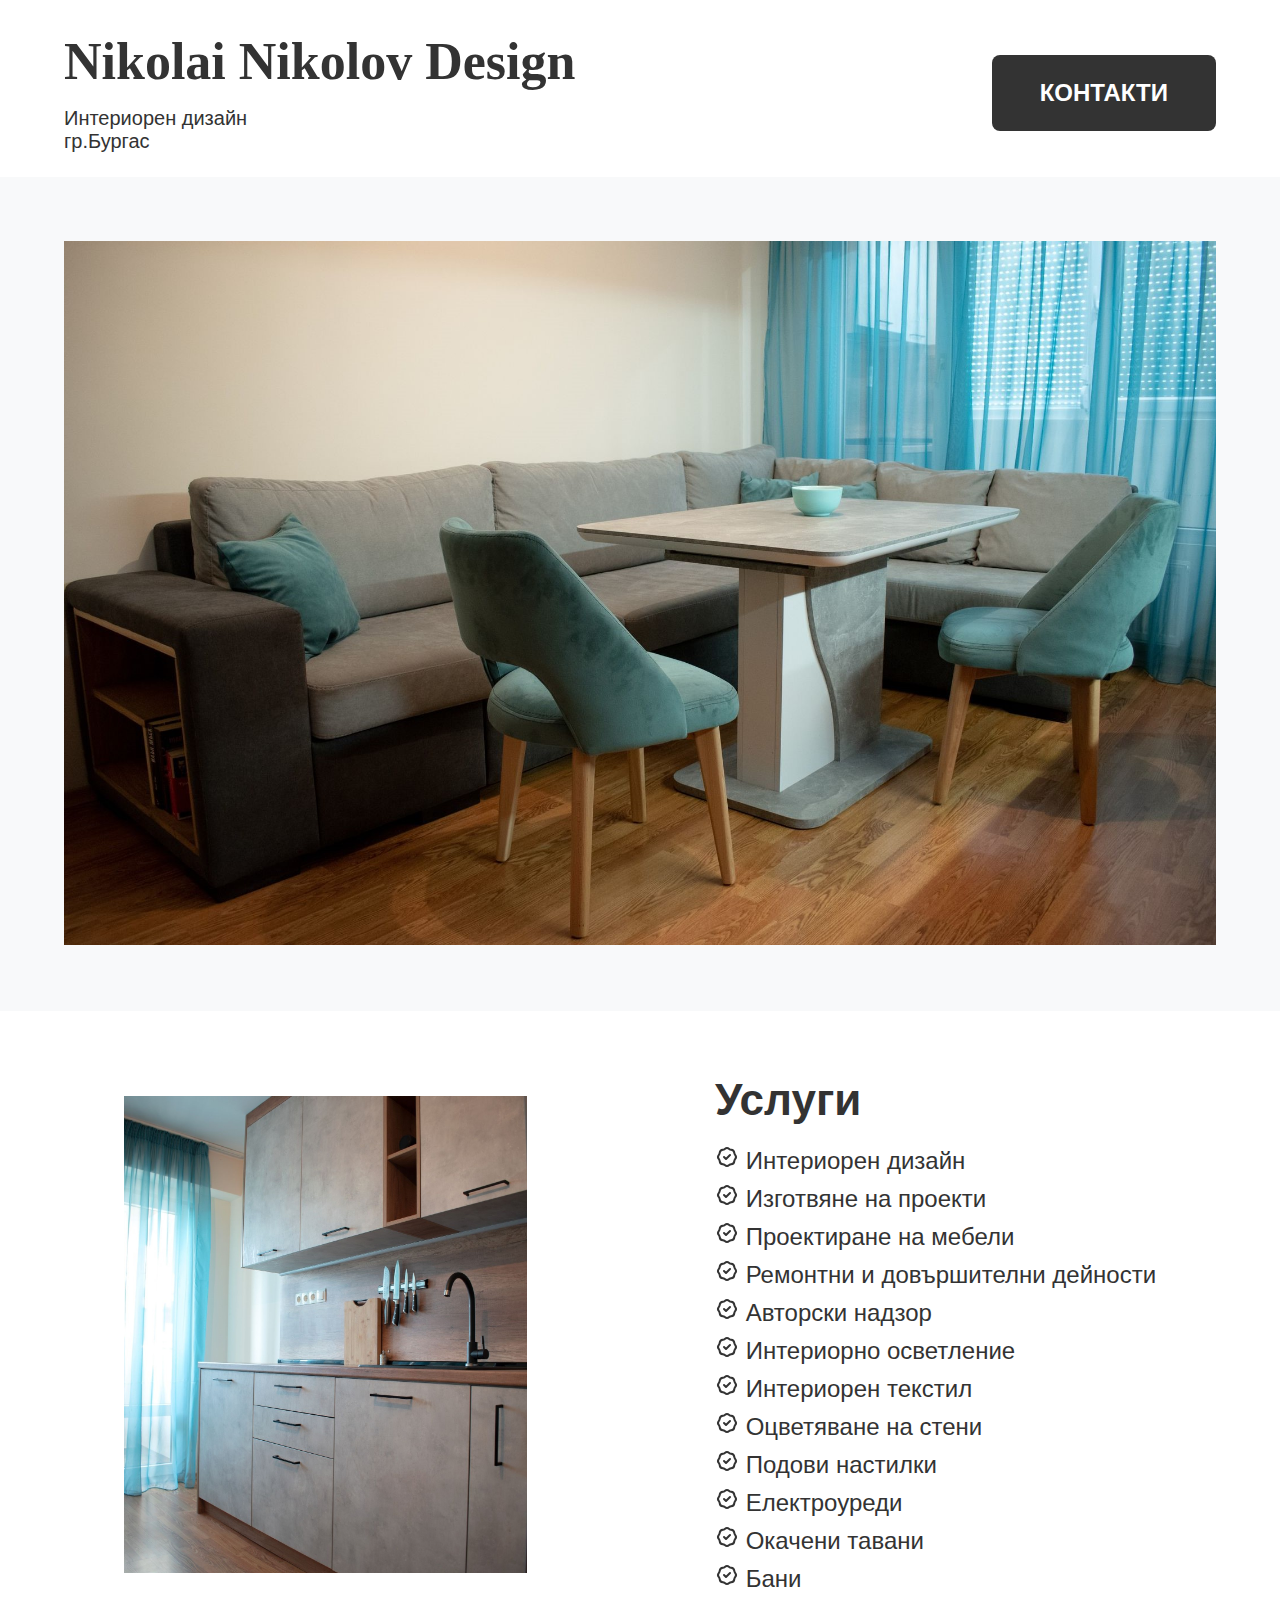
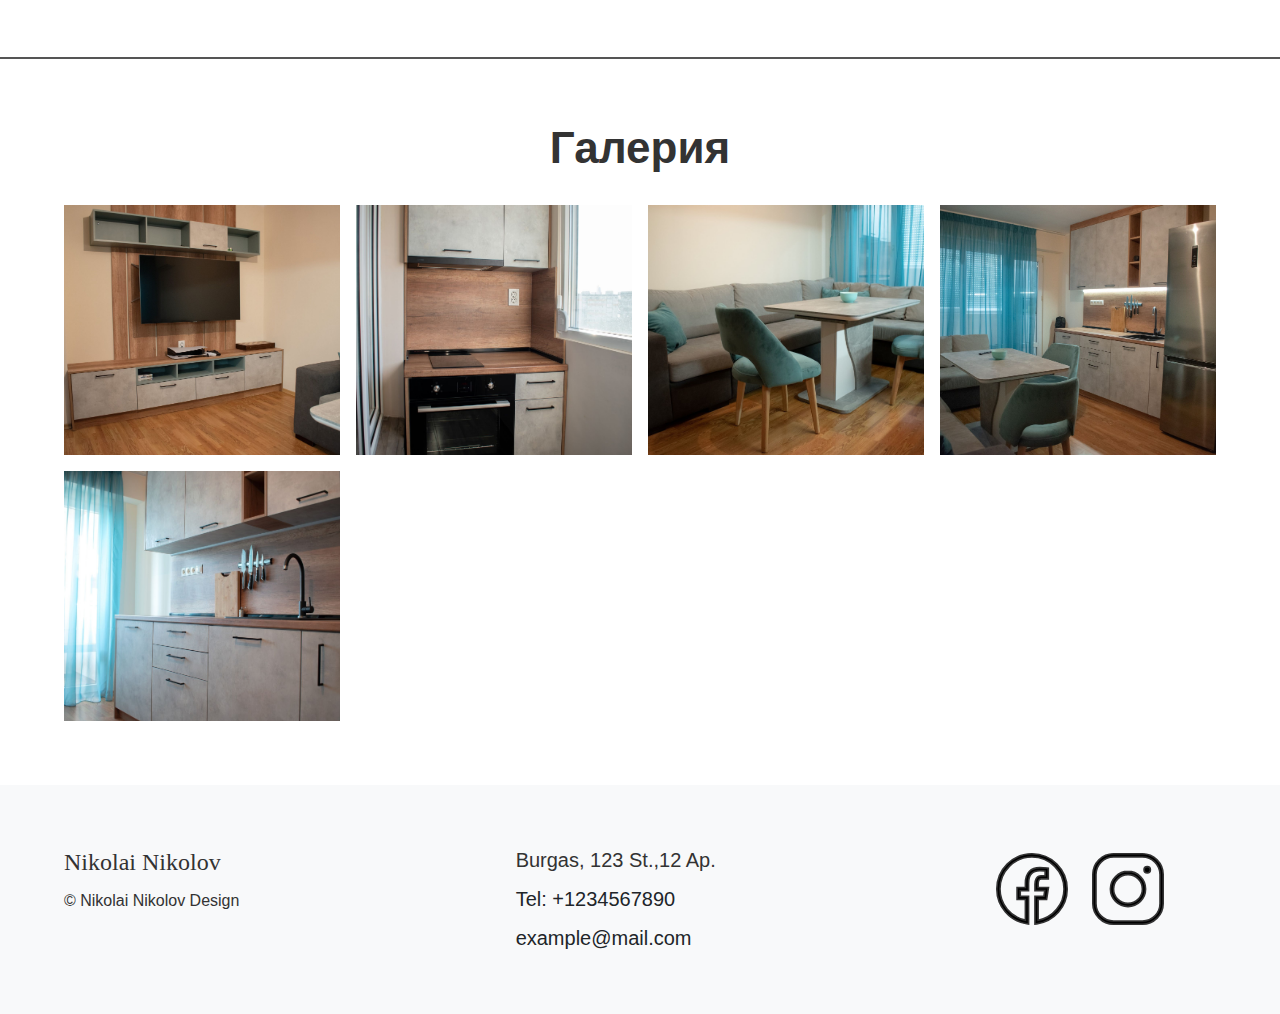
<file: index.html>
<!DOCTYPE html>
<html lang="en">
  <head>
    <meta charset="UTF-8" />
    <meta http-equiv="X-UA-Compatible" content="IE=edge" />
    <meta name="viewport" content="width=device-width, initial-scale=1.0" />
    <title>Nikolai Nikolov Design</title>
    <link rel="stylesheet" href="style.css" />
    <link rel="stylesheet" href="mobile.css">
  </head>
  <body>
    <header class="section-header">
      <div class="header container">
        <div class="logo">
          <h2 class="logo-title">Nikolai Nikolov Design</h2>
          <p class="logo-text">Интериорен дизайн<br />гр.Бургас</p>
        </div>
        <nav class="main-nav">
          <a class="contacts" href="#footer"
            >Контакти</a
          >
        </nav>
      </div>
    </header>
    <main>
      <section class="section-hero">
        <div class="hero container">
          <img
            class="hero-img"
            src="img/photo3.jpg"
            alt="Interior Design, Room with blue chairs and curtains, couch, table"
          />
        </div>
      </section>

      <section class="section-features">
        <div class="features container">
          <img
            class="features-img"
            src="img/photo5.jpg"
            alt="Kitchen interior design"
          />
          <div class="features-list-box">
            <h2 class="features-title">Услуги</h2>
            <ul class="features-list">
              <li class="features-item">
                <svg
                  xmlns="http://www.w3.org/2000/svg"
                  class="features-icon"
                  fill="none"
                  viewBox="0 0 24 24"
                  stroke="currentColor"
                  stroke-width="2"
                >
                  <path
                    stroke-linecap="round"
                    stroke-linejoin="round"
                    d="M9 12l2 2 4-4M7.835 4.697a3.42 3.42 0 001.946-.806 3.42 3.42 0 014.438 0 3.42 3.42 0 001.946.806 3.42 3.42 0 013.138 3.138 3.42 3.42 0 00.806 1.946 3.42 3.42 0 010 4.438 3.42 3.42 0 00-.806 1.946 3.42 3.42 0 01-3.138 3.138 3.42 3.42 0 00-1.946.806 3.42 3.42 0 01-4.438 0 3.42 3.42 0 00-1.946-.806 3.42 3.42 0 01-3.138-3.138 3.42 3.42 0 00-.806-1.946 3.42 3.42 0 010-4.438 3.42 3.42 0 00.806-1.946 3.42 3.42 0 013.138-3.138z"
                  />
                </svg>
                Интериорен дизайн
              </li>
              <li class="features-item">
                <svg
                  xmlns="http://www.w3.org/2000/svg"
                  class="features-icon"
                  fill="none"
                  viewBox="0 0 24 24"
                  stroke="currentColor"
                  stroke-width="2"
                >
                  <path
                    stroke-linecap="round"
                    stroke-linejoin="round"
                    d="M9 12l2 2 4-4M7.835 4.697a3.42 3.42 0 001.946-.806 3.42 3.42 0 014.438 0 3.42 3.42 0 001.946.806 3.42 3.42 0 013.138 3.138 3.42 3.42 0 00.806 1.946 3.42 3.42 0 010 4.438 3.42 3.42 0 00-.806 1.946 3.42 3.42 0 01-3.138 3.138 3.42 3.42 0 00-1.946.806 3.42 3.42 0 01-4.438 0 3.42 3.42 0 00-1.946-.806 3.42 3.42 0 01-3.138-3.138 3.42 3.42 0 00-.806-1.946 3.42 3.42 0 010-4.438 3.42 3.42 0 00.806-1.946 3.42 3.42 0 013.138-3.138z"
                  />
                </svg>
                Изготвяне на проекти
              </li>
              <li class="features-item">
                <svg
                  xmlns="http://www.w3.org/2000/svg"
                  class="features-icon"
                  fill="none"
                  viewBox="0 0 24 24"
                  stroke="currentColor"
                  stroke-width="2"
                >
                  <path
                    stroke-linecap="round"
                    stroke-linejoin="round"
                    d="M9 12l2 2 4-4M7.835 4.697a3.42 3.42 0 001.946-.806 3.42 3.42 0 014.438 0 3.42 3.42 0 001.946.806 3.42 3.42 0 013.138 3.138 3.42 3.42 0 00.806 1.946 3.42 3.42 0 010 4.438 3.42 3.42 0 00-.806 1.946 3.42 3.42 0 01-3.138 3.138 3.42 3.42 0 00-1.946.806 3.42 3.42 0 01-4.438 0 3.42 3.42 0 00-1.946-.806 3.42 3.42 0 01-3.138-3.138 3.42 3.42 0 00-.806-1.946 3.42 3.42 0 010-4.438 3.42 3.42 0 00.806-1.946 3.42 3.42 0 013.138-3.138z"
                  />
                </svg>
                Проектиране на мебели
              </li>
              <li class="features-item">
                <svg
                  xmlns="http://www.w3.org/2000/svg"
                  class="features-icon"
                  fill="none"
                  viewBox="0 0 24 24"
                  stroke="currentColor"
                  stroke-width="2"
                >
                  <path
                    stroke-linecap="round"
                    stroke-linejoin="round"
                    d="M9 12l2 2 4-4M7.835 4.697a3.42 3.42 0 001.946-.806 3.42 3.42 0 014.438 0 3.42 3.42 0 001.946.806 3.42 3.42 0 013.138 3.138 3.42 3.42 0 00.806 1.946 3.42 3.42 0 010 4.438 3.42 3.42 0 00-.806 1.946 3.42 3.42 0 01-3.138 3.138 3.42 3.42 0 00-1.946.806 3.42 3.42 0 01-4.438 0 3.42 3.42 0 00-1.946-.806 3.42 3.42 0 01-3.138-3.138 3.42 3.42 0 00-.806-1.946 3.42 3.42 0 010-4.438 3.42 3.42 0 00.806-1.946 3.42 3.42 0 013.138-3.138z"
                  />
                </svg>
                Ремонтни и довършителни дейности
              </li>
              <li class="features-item">
                <svg
                  xmlns="http://www.w3.org/2000/svg"
                  class="features-icon"
                  fill="none"
                  viewBox="0 0 24 24"
                  stroke="currentColor"
                  stroke-width="2"
                >
                  <path
                    stroke-linecap="round"
                    stroke-linejoin="round"
                    d="M9 12l2 2 4-4M7.835 4.697a3.42 3.42 0 001.946-.806 3.42 3.42 0 014.438 0 3.42 3.42 0 001.946.806 3.42 3.42 0 013.138 3.138 3.42 3.42 0 00.806 1.946 3.42 3.42 0 010 4.438 3.42 3.42 0 00-.806 1.946 3.42 3.42 0 01-3.138 3.138 3.42 3.42 0 00-1.946.806 3.42 3.42 0 01-4.438 0 3.42 3.42 0 00-1.946-.806 3.42 3.42 0 01-3.138-3.138 3.42 3.42 0 00-.806-1.946 3.42 3.42 0 010-4.438 3.42 3.42 0 00.806-1.946 3.42 3.42 0 013.138-3.138z"
                  />
                </svg>
                Авторски надзор
              </li>
              <li class="features-item">
                <svg
                  xmlns="http://www.w3.org/2000/svg"
                  class="features-icon"
                  fill="none"
                  viewBox="0 0 24 24"
                  stroke="currentColor"
                  stroke-width="2"
                >
                  <path
                    stroke-linecap="round"
                    stroke-linejoin="round"
                    d="M9 12l2 2 4-4M7.835 4.697a3.42 3.42 0 001.946-.806 3.42 3.42 0 014.438 0 3.42 3.42 0 001.946.806 3.42 3.42 0 013.138 3.138 3.42 3.42 0 00.806 1.946 3.42 3.42 0 010 4.438 3.42 3.42 0 00-.806 1.946 3.42 3.42 0 01-3.138 3.138 3.42 3.42 0 00-1.946.806 3.42 3.42 0 01-4.438 0 3.42 3.42 0 00-1.946-.806 3.42 3.42 0 01-3.138-3.138 3.42 3.42 0 00-.806-1.946 3.42 3.42 0 010-4.438 3.42 3.42 0 00.806-1.946 3.42 3.42 0 013.138-3.138z"
                  />
                </svg>
                Интериорно осветление
              </li>
              <li class="features-item">
                <svg
                  xmlns="http://www.w3.org/2000/svg"
                  class="features-icon"
                  fill="none"
                  viewBox="0 0 24 24"
                  stroke="currentColor"
                  stroke-width="2"
                >
                  <path
                    stroke-linecap="round"
                    stroke-linejoin="round"
                    d="M9 12l2 2 4-4M7.835 4.697a3.42 3.42 0 001.946-.806 3.42 3.42 0 014.438 0 3.42 3.42 0 001.946.806 3.42 3.42 0 013.138 3.138 3.42 3.42 0 00.806 1.946 3.42 3.42 0 010 4.438 3.42 3.42 0 00-.806 1.946 3.42 3.42 0 01-3.138 3.138 3.42 3.42 0 00-1.946.806 3.42 3.42 0 01-4.438 0 3.42 3.42 0 00-1.946-.806 3.42 3.42 0 01-3.138-3.138 3.42 3.42 0 00-.806-1.946 3.42 3.42 0 010-4.438 3.42 3.42 0 00.806-1.946 3.42 3.42 0 013.138-3.138z"
                  />
                </svg>
                Интериорен текстил
              </li>
              <li class="features-item">
                <svg
                  xmlns="http://www.w3.org/2000/svg"
                  class="features-icon"
                  fill="none"
                  viewBox="0 0 24 24"
                  stroke="currentColor"
                  stroke-width="2"
                >
                  <path
                    stroke-linecap="round"
                    stroke-linejoin="round"
                    d="M9 12l2 2 4-4M7.835 4.697a3.42 3.42 0 001.946-.806 3.42 3.42 0 014.438 0 3.42 3.42 0 001.946.806 3.42 3.42 0 013.138 3.138 3.42 3.42 0 00.806 1.946 3.42 3.42 0 010 4.438 3.42 3.42 0 00-.806 1.946 3.42 3.42 0 01-3.138 3.138 3.42 3.42 0 00-1.946.806 3.42 3.42 0 01-4.438 0 3.42 3.42 0 00-1.946-.806 3.42 3.42 0 01-3.138-3.138 3.42 3.42 0 00-.806-1.946 3.42 3.42 0 010-4.438 3.42 3.42 0 00.806-1.946 3.42 3.42 0 013.138-3.138z"
                  />
                </svg>
                Оцветяване на стени
              </li>
              <li class="features-item">
                <svg
                  xmlns="http://www.w3.org/2000/svg"
                  class="features-icon"
                  fill="none"
                  viewBox="0 0 24 24"
                  stroke="currentColor"
                  stroke-width="2"
                >
                  <path
                    stroke-linecap="round"
                    stroke-linejoin="round"
                    d="M9 12l2 2 4-4M7.835 4.697a3.42 3.42 0 001.946-.806 3.42 3.42 0 014.438 0 3.42 3.42 0 001.946.806 3.42 3.42 0 013.138 3.138 3.42 3.42 0 00.806 1.946 3.42 3.42 0 010 4.438 3.42 3.42 0 00-.806 1.946 3.42 3.42 0 01-3.138 3.138 3.42 3.42 0 00-1.946.806 3.42 3.42 0 01-4.438 0 3.42 3.42 0 00-1.946-.806 3.42 3.42 0 01-3.138-3.138 3.42 3.42 0 00-.806-1.946 3.42 3.42 0 010-4.438 3.42 3.42 0 00.806-1.946 3.42 3.42 0 013.138-3.138z"
                  />
                </svg>
                Подови настилки
              </li>
              <li class="features-item">
                <svg
                  xmlns="http://www.w3.org/2000/svg"
                  class="features-icon"
                  fill="none"
                  viewBox="0 0 24 24"
                  stroke="currentColor"
                  stroke-width="2"
                >
                  <path
                    stroke-linecap="round"
                    stroke-linejoin="round"
                    d="M9 12l2 2 4-4M7.835 4.697a3.42 3.42 0 001.946-.806 3.42 3.42 0 014.438 0 3.42 3.42 0 001.946.806 3.42 3.42 0 013.138 3.138 3.42 3.42 0 00.806 1.946 3.42 3.42 0 010 4.438 3.42 3.42 0 00-.806 1.946 3.42 3.42 0 01-3.138 3.138 3.42 3.42 0 00-1.946.806 3.42 3.42 0 01-4.438 0 3.42 3.42 0 00-1.946-.806 3.42 3.42 0 01-3.138-3.138 3.42 3.42 0 00-.806-1.946 3.42 3.42 0 010-4.438 3.42 3.42 0 00.806-1.946 3.42 3.42 0 013.138-3.138z"
                  />
                </svg>
                Електроуреди
              </li>
              <li class="features-item">
                <svg
                  xmlns="http://www.w3.org/2000/svg"
                  class="features-icon"
                  fill="none"
                  viewBox="0 0 24 24"
                  stroke="currentColor"
                  stroke-width="2"
                >
                  <path
                    stroke-linecap="round"
                    stroke-linejoin="round"
                    d="M9 12l2 2 4-4M7.835 4.697a3.42 3.42 0 001.946-.806 3.42 3.42 0 014.438 0 3.42 3.42 0 001.946.806 3.42 3.42 0 013.138 3.138 3.42 3.42 0 00.806 1.946 3.42 3.42 0 010 4.438 3.42 3.42 0 00-.806 1.946 3.42 3.42 0 01-3.138 3.138 3.42 3.42 0 00-1.946.806 3.42 3.42 0 01-4.438 0 3.42 3.42 0 00-1.946-.806 3.42 3.42 0 01-3.138-3.138 3.42 3.42 0 00-.806-1.946 3.42 3.42 0 010-4.438 3.42 3.42 0 00.806-1.946 3.42 3.42 0 013.138-3.138z"
                  />
                </svg>
                Окачени тавани
              </li>
              <li class="features-item">
                <svg
                  xmlns="http://www.w3.org/2000/svg"
                  class="features-icon"
                  fill="none"
                  viewBox="0 0 24 24"
                  stroke="currentColor"
                  stroke-width="2"
                >
                  <path
                    stroke-linecap="round"
                    stroke-linejoin="round"
                    d="M9 12l2 2 4-4M7.835 4.697a3.42 3.42 0 001.946-.806 3.42 3.42 0 014.438 0 3.42 3.42 0 001.946.806 3.42 3.42 0 013.138 3.138 3.42 3.42 0 00.806 1.946 3.42 3.42 0 010 4.438 3.42 3.42 0 00-.806 1.946 3.42 3.42 0 01-3.138 3.138 3.42 3.42 0 00-1.946.806 3.42 3.42 0 01-4.438 0 3.42 3.42 0 00-1.946-.806 3.42 3.42 0 01-3.138-3.138 3.42 3.42 0 00-.806-1.946 3.42 3.42 0 010-4.438 3.42 3.42 0 00.806-1.946 3.42 3.42 0 013.138-3.138z"
                  />
                </svg>
                Бани
              </li>
            </ul>
          </div>
        </div>
      </section>

      <section class="section-gallery">
        <div class="gallery container">
          <h2 class="gallery-title">Галерия</h2>
          <div class="gallery-box">
            <img
              class="gallery-img"
              src="img/photo1.jpg"
              alt="Interior Design room tv"
            />

            <img
              class="gallery-img"
              src="img/photo2.jpg"
              alt="Interior Design room terrace kitchen"
            />

            <img
              class="gallery-img"
              src="img/photo3.jpg"
              alt="Interior Design living room "
            />

            <img
              class="gallery-img"
              src="img/photo4.jpg"
              alt="Interior Design room living box room kitchen"
            />

            <img
              class="gallery-img"
              src="img/photo5.jpg"
              alt="Interior Design room living box room kitchen"
            />
          </div>
        </div>
      </section>
    </main>
    <footer class="section-footer" id="footer">
      <div class="footer container">
        <div class="footer-logo-box">
          <p class="footer-logo">Nikolai Nikolov</p>
          <p class="footer-copy">&copy; Nikolai Nikolov Design</p>
        </div>
        <div class="footer-contacts">
          <p class="address">Burgas, 123 St.,12 Ap.</p>
          <a href="tel:+1234567890">Tel: +1234567890</a>
          <a href="mailto:example@mail.com">example@mail.com</a>
        </div>
        <div class="social-network">
          <a href="http://www.facebook.com" target="_blank"
            ><svg class="social-network-icon"
              xmlns="http://www.w3.org/2000/svg"
              x="0px"
              y="0px"
              width="80"
              height="80"
              viewBox="0 0 50 50"
              style="fill: #000000"
            >
              <path
                d="M 25 3 C 12.861562 3 3 12.861562 3 25 C 3 36.019135 11.127533 45.138355 21.712891 46.728516 L 22.861328 46.902344 L 22.861328 29.566406 L 17.664062 29.566406 L 17.664062 26.046875 L 22.861328 26.046875 L 22.861328 21.373047 C 22.861328 18.494965 23.551973 16.599417 24.695312 15.410156 C 25.838652 14.220896 27.528004 13.621094 29.878906 13.621094 C 31.758714 13.621094 32.490022 13.734993 33.185547 13.820312 L 33.185547 16.701172 L 30.738281 16.701172 C 29.349697 16.701172 28.210449 17.475903 27.619141 18.507812 C 27.027832 19.539724 26.84375 20.771816 26.84375 22.027344 L 26.84375 26.044922 L 32.966797 26.044922 L 32.421875 29.564453 L 26.84375 29.564453 L 26.84375 46.929688 L 27.978516 46.775391 C 38.71434 45.319366 47 36.126845 47 25 C 47 12.861562 37.138438 3 25 3 z M 25 5 C 36.057562 5 45 13.942438 45 25 C 45 34.729791 38.035799 42.731796 28.84375 44.533203 L 28.84375 31.564453 L 34.136719 31.564453 L 35.298828 24.044922 L 28.84375 24.044922 L 28.84375 22.027344 C 28.84375 20.989871 29.033574 20.060293 29.353516 19.501953 C 29.673457 18.943614 29.981865 18.701172 30.738281 18.701172 L 35.185547 18.701172 L 35.185547 12.009766 L 34.318359 11.892578 C 33.718567 11.811418 32.349197 11.621094 29.878906 11.621094 C 27.175808 11.621094 24.855567 12.357448 23.253906 14.023438 C 21.652246 15.689426 20.861328 18.170128 20.861328 21.373047 L 20.861328 24.046875 L 15.664062 24.046875 L 15.664062 31.566406 L 20.861328 31.566406 L 20.861328 44.470703 C 11.816995 42.554813 5 34.624447 5 25 C 5 13.942438 13.942438 5 25 5 z"
              ></path>
              </svg></a>
          <a href="http://www.instagram.com" target="_blank"
            ><svg class="social-network-icon"
              xmlns="http://www.w3.org/2000/svg"
              x="0px"
              y="0px"
              width="80"
              height="80"
              viewBox="0 0 50 50"
              style="fill: #000000"
            >
              <path
                d="M 16 3 C 8.8324839 3 3 8.8324839 3 16 L 3 34 C 3 41.167516 8.8324839 47 16 47 L 34 47 C 41.167516 47 47 41.167516 47 34 L 47 16 C 47 8.8324839 41.167516 3 34 3 L 16 3 z M 16 5 L 34 5 C 40.086484 5 45 9.9135161 45 16 L 45 34 C 45 40.086484 40.086484 45 34 45 L 16 45 C 9.9135161 45 5 40.086484 5 34 L 5 16 C 5 9.9135161 9.9135161 5 16 5 z M 37 11 A 2 2 0 0 0 35 13 A 2 2 0 0 0 37 15 A 2 2 0 0 0 39 13 A 2 2 0 0 0 37 11 z M 25 14 C 18.936712 14 14 18.936712 14 25 C 14 31.063288 18.936712 36 25 36 C 31.063288 36 36 31.063288 36 25 C 36 18.936712 31.063288 14 25 14 z M 25 16 C 29.982407 16 34 20.017593 34 25 C 34 29.982407 29.982407 34 25 34 C 20.017593 34 16 29.982407 16 25 C 16 20.017593 20.017593 16 25 16 z"
              ></path></svg></a>
        </div>
      </div>
    </footer>
  </body>
</html>
</file>
<file: style.css>
/* COLORS 

1.MAIN

2.GRAY
#495057


*/

*{
    margin: 0;
    padding: 0;
    box-sizing: border-box;
}
html{
    font-size: 62.5%;
    scroll-behavior: smooth;
}
body{
    font-family: sans-serif;
    color: #333;
}
/* **************** */
/* REUSABLE CSS */
/* **************** */

.container{
    max-width: 130rem;
    margin: 0 auto;
}

/* ********************* */
/* HEADER SECTION */
/* ********************* */
.section-header{
    padding: 3.2rem 6.4rem 2.4rem 6.4rem;

}

.header{
    display: flex;
    justify-content: space-between;
    align-items: center;

}

.logo-title{
    display: block;
    font-size: 5.2rem;
    font-family: serif;
    margin-bottom: 1.6rem;
}

.logo-text{
    font-size: 2rem;
}

.main-nav{
    display: flex;
    font-size: 2.4rem;
    gap: 2.4rem;
    text-transform: uppercase;
}
.contacts:link, .contacts:visited{
    text-decoration: none;
    font-weight: 600;
    color: #fff;
    background-color: #333;
    transition: all 0.4s;
    padding: 2.4rem 4.8rem;
    border-radius: 8px;
}
.contacts:hover, .contacts:active{
    text-decoration: none;
    font-weight: 600;
    background-color: #f8f9fa;
    border: 2px solid #212529;
    color: #333;
}

/* ********************* */
/* HERO SECTION */
/* ********************* */
.section-hero{
    background-color: #f8f9fa;
    padding: 6.4rem;
}

.hero-img{
    width: 100%;
}

/* ********************* */
/* FEATURES SECTION */
/* ********************* */


.features{
    display: flex;
    padding: 6.4rem;

    align-items: center;
    justify-content: space-evenly;
    gap: 12.8rem;
}


.features-title{
    font-size: 4.4rem;
    margin-bottom: 2rem;
}

.features-list{
    display: flex;
    flex-direction: column;
    gap: 0.8rem;
    list-style: none;
}

.features-item{
    font-size: 2.4rem;
}

.features-img{
    width: 35%;
}

.features-icon{
    height: 2.4rem;
    width: 2.4rem;
}

/* ********************* */
/* GALLERY SECTION */
/* ********************* */

.gallery{
    padding: 6.4rem;
    border-top: 2px solid #555;
}

.gallery-title{
    font-size: 4.4rem;
    text-align: center;
    margin-bottom: 3.2rem;
}

.gallery-box{
    display: grid;
    grid-template-columns: repeat(4, 1fr);
    grid-auto-rows: 25rem;
    gap: 1.6rem;
}

.gallery-img{
    width: 100%;
    height: 100%;
    object-fit: cover;
    transition: all 0.4s;
}
.gallery-img:hover{
    transform: scale(250%);
    z-index: 2;
}

/* ********************* */
/* FOOTER SECTION */
/* ********************* */

.section-footer{
    background-color: #f8f9fa;
}

.footer {
    display: flex;
    align-items: flex-start;
    justify-content: space-between;
    padding: 6.4rem;
}

.footer-logo-box{
    display: flex;
    flex-direction: column;
    gap: 1.6rem;
}

.footer-logo{
    font-family: serif;
    font-size: 2.4rem;
}

.footer-copy{
    font-size: 1.6rem;
}

.footer-contacts{
    display: flex;
    flex-direction: column;
    font-size: 2rem;
    gap: 1.6rem;
}

.footer-contacts a:link, .footer-contacts a:visited{
    display: block;
    text-decoration: none;
    color: #212529;
}

.footer-contacts a:hover, .footer-contacts a:active{
    color: #777;
}

.social-network{
    display: flex;
    gap: 1.6rem;
    margin-right: 4.8rem;
}

.social-network-icon{
    fill: #fff;
    stroke: #333;
}
/* ********************* */
/* RESPONSIVE GALLERY SECTION */
/* ********************* */



/* SPACING SYSTEM (px)
2 / 4 / 8 / 12 / >16< / 24 / 32 / 48 / 64 / 80 / 96 / 128 / 160

FONT SIZE SYSTEM (px)
10 / 12 / 14 / >16< / 18 / 20 / 24 / 30 / 36 / 44 / 52 / 62 / 74 / 88 / 106
 */
</file>
<file: mobile.css>
@media (max-width: 57em) {
    html{
        font-size: 50%;
    }

    .gallery-box{
        grid-template-columns: repeat(3, 1fr);
    }

}

@media (max-width: 44em) {
    html{
        font-size: 37.5%;
    }

    .gallery-box{
        grid-template-columns: repeat(2, 1fr);
    }

}
</file>
